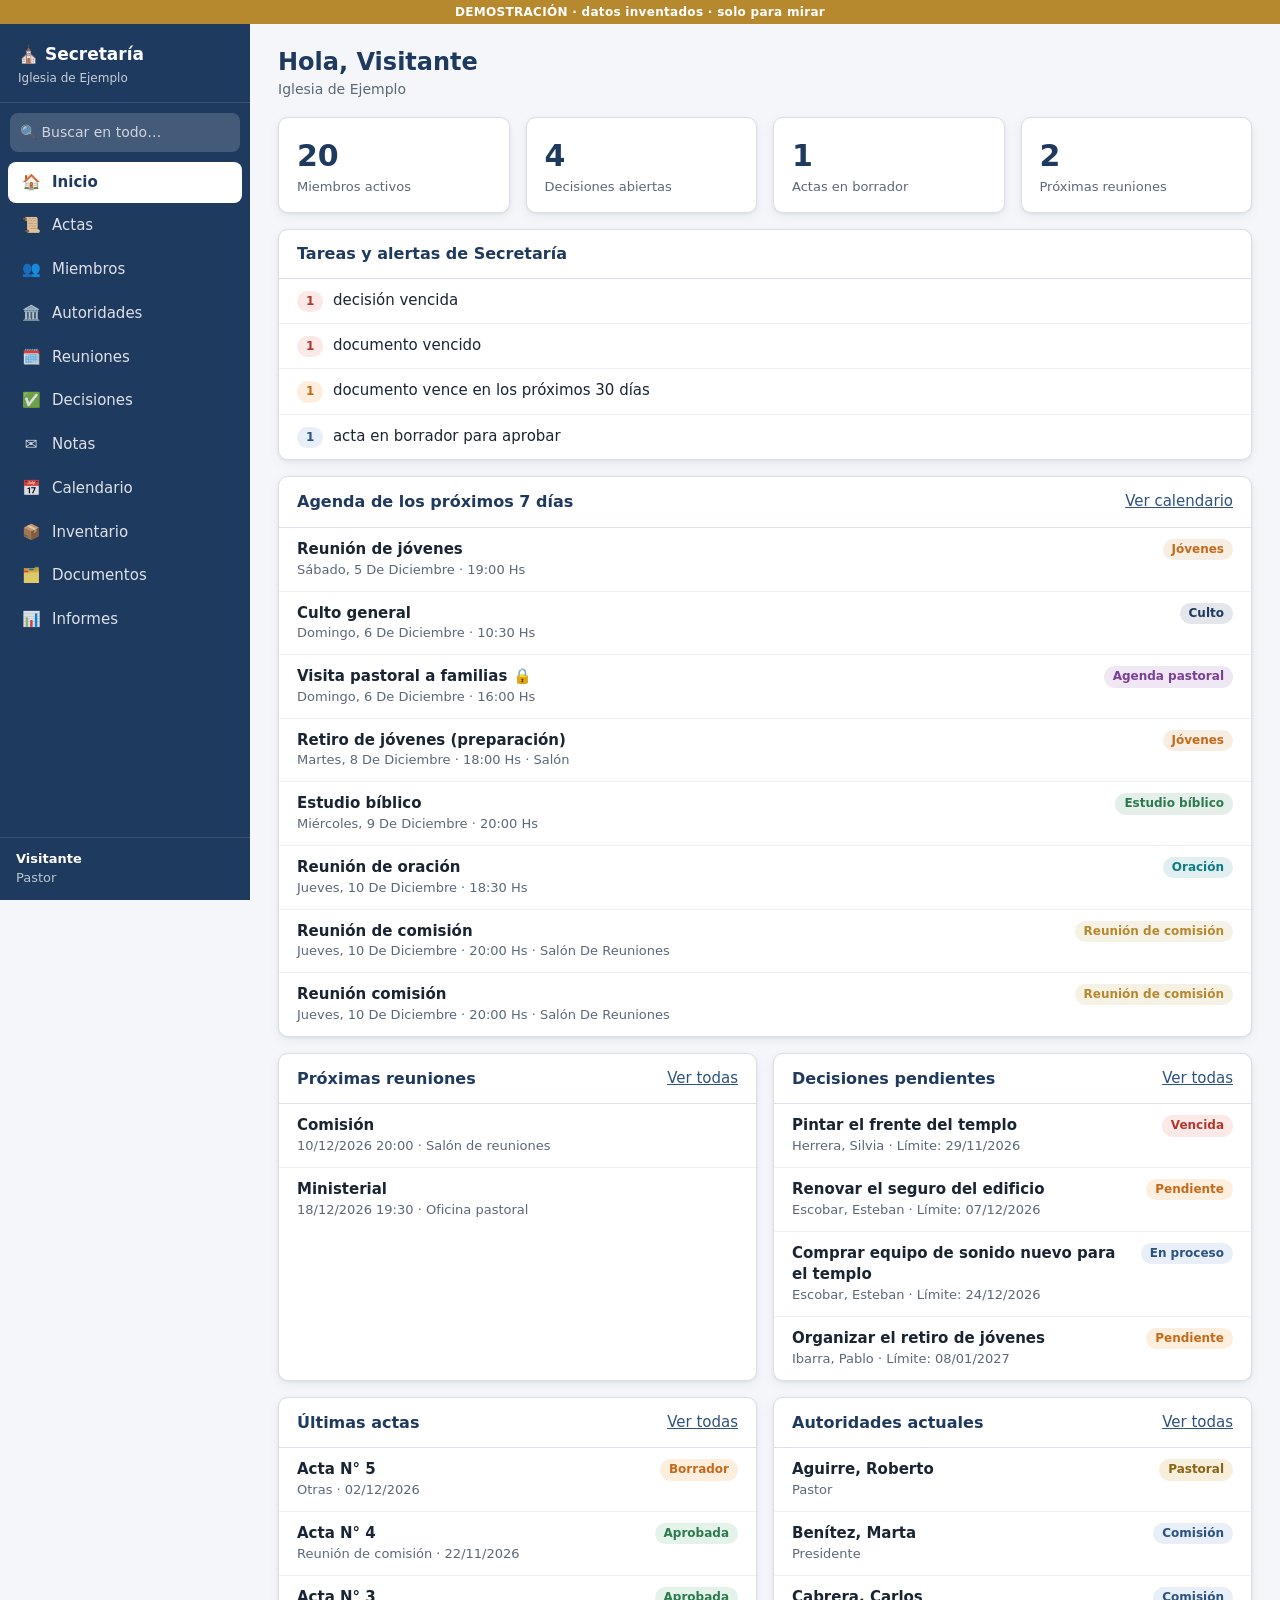
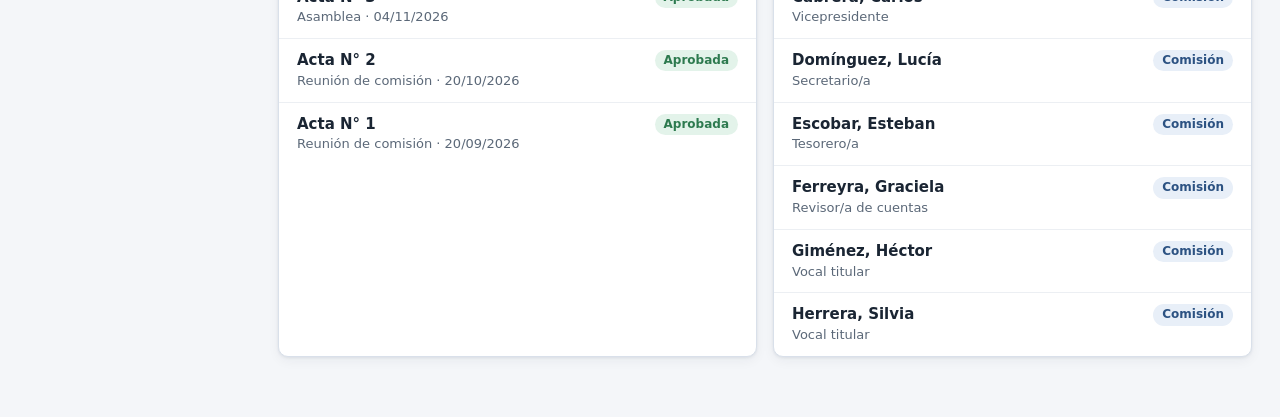
<file: demo.html>
<!DOCTYPE html>
<html lang="es">
<head>
  <meta charset="utf-8">
  <meta name="viewport" content="width=device-width, initial-scale=1">
  <meta name="theme-color" content="#1f3a5f">
  <meta name="robots" content="noindex, nofollow">
  <title>Secretaría — Demostración</title>
    <link rel="icon" type="image/png" href="assets/icon-192.png">
  <link rel="apple-touch-icon" href="assets/apple-touch-icon.png">
  <meta name="apple-mobile-web-app-capable" content="yes">
  <meta name="mobile-web-app-capable" content="yes">
  <meta name="apple-mobile-web-app-title" content="Secretaría">
  <link rel="stylesheet" href="css/styles.css">
</head>
<body>
  <div id="raiz"><div class="cargando">Cargando…</div></div>
  <script>window.__DEMO__ = true;</script>
  <script type="module" src="js/app.js"></script>
</body>
</html>
</file>
<file: css/styles.css>
/* Secretaría de Iglesia — estilos */
:root {
  --azul: #1f3a5f;
  --azul-2: #2c5282;
  --azul-claro: #e8eff8;
  --dorado: #b7892f;
  --dorado-claro: #f7efdc;
  --fondo: #f4f6f9;
  --panel: #ffffff;
  --borde: #d9e0ea;
  --texto: #1a2533;
  --texto-2: #5b6878;
  --verde: #2d7a4f;
  --verde-claro: #e3f3ea;
  --rojo: #b3382c;
  --rojo-claro: #fbe9e7;
  --naranja: #c46a1a;
  --naranja-claro: #fdeedd;
  --gris-claro: #eceff3;
  --radio: 10px;
  --sombra: 0 1px 3px rgba(20, 35, 60, .08), 0 4px 12px rgba(20, 35, 60, .05);
  --lateral: 250px;
}

* { box-sizing: border-box; }
html, body { margin: 0; height: 100%; }
body {
  font-family: system-ui, -apple-system, "Segoe UI", Roboto, Arial, sans-serif;
  background: var(--fondo);
  color: var(--texto);
  font-size: 15px;
  line-height: 1.45;
}
h1, h2, h3 { margin: 0; line-height: 1.2; }
a { color: var(--azul-2); }
button, input, select, textarea { font: inherit; color: inherit; }
[hidden] { display: none !important; }

/* ---------- Pantalla de ingreso ---------- */
.login-wrap {
  min-height: 100vh; display: flex; align-items: center; justify-content: center;
  padding: 20px;
  background: linear-gradient(160deg, var(--azul) 0%, var(--azul-2) 100%);
}
.login-card {
  background: var(--panel); border-radius: 16px; padding: 32px 28px; width: 100%; max-width: 400px;
  box-shadow: 0 10px 40px rgba(0, 0, 0, .25);
}
.login-card .logo { text-align: center; font-size: 40px; }
.login-card h1 { text-align: center; font-size: 22px; color: var(--azul); margin: 6px 0 4px; }
.login-card .sub { text-align: center; color: var(--texto-2); margin-bottom: 22px; font-size: 14px; }
.login-card .campo { margin-bottom: 14px; }
.login-card .btn { width: 100%; justify-content: center; }
.login-card .sep { text-align: center; color: var(--texto-2); font-size: 13px; margin: 14px 0; }
.login-card .cambiar { text-align: center; margin-top: 16px; font-size: 14px; }
.login-msg { padding: 10px 12px; border-radius: 8px; font-size: 14px; margin-bottom: 14px; }
.login-msg.error { background: var(--rojo-claro); color: var(--rojo); }
.login-msg.ok { background: var(--verde-claro); color: var(--verde); }

/* ---------- Estructura general ---------- */
.app { display: flex; min-height: 100vh; }
.lateral {
  width: var(--lateral); background: var(--azul); color: #fff; position: fixed; top: 0; bottom: 0; left: 0;
  display: flex; flex-direction: column; z-index: 40; transition: transform .2s;
}
.lateral .marca { padding: 18px 18px 14px; border-bottom: 1px solid rgba(255, 255, 255, .12); }
.lateral .marca b { display: block; font-size: 17px; }
.lateral .marca span { font-size: 12px; opacity: .75; }
.lateral nav { flex: 1; overflow-y: auto; padding: 10px 8px; }
.lateral nav a {
  display: flex; align-items: center; gap: 10px; padding: 10px 12px; border-radius: 8px;
  color: rgba(255, 255, 255, .85); text-decoration: none; margin-bottom: 2px; font-size: 15px;
}
.lateral nav a:hover { background: rgba(255, 255, 255, .1); }
.lateral nav a.activo { background: #fff; color: var(--azul); font-weight: 600; }
.lateral nav a .ico { width: 22px; text-align: center; }
.lateral nav a .pronto { margin-left: auto; font-size: 10px; background: rgba(255, 255, 255, .18); padding: 1px 6px; border-radius: 10px; }
.lateral nav a.activo .pronto { background: var(--gris-claro); color: var(--texto-2); }
.lateral .usuario { padding: 12px 16px; border-top: 1px solid rgba(255, 255, 255, .12); font-size: 13px; }
.lateral .usuario b { display: block; }
.lateral .usuario span { opacity: .7; }
.lateral .usuario button {
  margin-top: 8px; background: rgba(255, 255, 255, .12); border: 0; color: #fff; padding: 6px 12px;
  border-radius: 6px; cursor: pointer; font-size: 13px;
}
.principal { margin-left: var(--lateral); flex: 1; min-width: 0; }
.barra-movil {
  display: none; position: sticky; top: 0; z-index: 30; background: var(--azul); color: #fff;
  padding: 10px 14px; align-items: center; gap: 12px;
}
.barra-movil button { background: none; border: 0; color: #fff; font-size: 24px; cursor: pointer; padding: 0 4px; }
.barra-movil b { font-size: 16px; }
.velo { display: none; position: fixed; inset: 0; background: rgba(0, 0, 0, .45); z-index: 35; }
#contenido { padding: 24px 28px 60px; max-width: 1200px; }

/* ---------- Encabezado de página ---------- */
.pagina-enc { display: flex; align-items: center; justify-content: space-between; gap: 12px; flex-wrap: wrap; margin-bottom: 18px; }
.pagina-enc h1 { font-size: 24px; color: var(--azul); }
.pagina-enc .sub { color: var(--texto-2); font-size: 14px; margin-top: 2px; }
.acciones { display: flex; gap: 8px; flex-wrap: wrap; }

/* ---------- Botones ---------- */
.btn {
  display: inline-flex; align-items: center; gap: 6px; background: var(--azul); color: #fff; border: 1px solid var(--azul);
  padding: 9px 16px; border-radius: 8px; cursor: pointer; font-weight: 600; font-size: 14px; text-decoration: none;
}
.btn:hover { background: var(--azul-2); }
.btn:disabled { opacity: .55; cursor: not-allowed; }
.btn.sec { background: #fff; color: var(--azul); border-color: var(--borde); }
.btn.sec:hover { background: var(--azul-claro); }
.btn.verde { background: var(--verde); border-color: var(--verde); }
.btn.rojo { background: #fff; color: var(--rojo); border-color: #e5b9b4; }
.btn.rojo:hover { background: var(--rojo-claro); }
.btn.chico { padding: 5px 10px; font-size: 13px; }
.btn.link { background: none; border: 0; color: var(--azul-2); padding: 4px 6px; font-weight: 500; }

/* ---------- Tarjetas ---------- */
.tarjeta { background: var(--panel); border: 1px solid var(--borde); border-radius: var(--radio); box-shadow: var(--sombra); }
.tarjeta .enc { padding: 14px 18px; border-bottom: 1px solid var(--borde); display: flex; justify-content: space-between; align-items: center; gap: 10px; }
.tarjeta .enc h2 { font-size: 16px; color: var(--azul); }
.tarjeta .cuerpo { padding: 14px 18px; }
.tarjeta .cuerpo.sin-pad { padding: 0; }
.grilla { display: grid; gap: 16px; }
.grilla.c2 { grid-template-columns: repeat(2, minmax(0, 1fr)); }
.grilla.c3 { grid-template-columns: repeat(3, minmax(0, 1fr)); }
.grilla.c4 { grid-template-columns: repeat(4, minmax(0, 1fr)); }
.mt { margin-top: 16px; }

.cifra { padding: 16px 18px; }
.cifra .n { font-size: 30px; font-weight: 700; color: var(--azul); }
.cifra .l { color: var(--texto-2); font-size: 13px; }

.rapidos { display: grid; grid-template-columns: repeat(auto-fit, minmax(150px, 1fr)); gap: 10px; }
.rapidos a {
  display: flex; align-items: center; gap: 8px; padding: 12px 14px; border-radius: 10px; text-decoration: none;
  background: var(--azul-claro); color: var(--azul); font-weight: 600; font-size: 14px; border: 1px solid transparent;
}
.rapidos a:hover { border-color: var(--azul-2); }

.lista { list-style: none; margin: 0; padding: 0; }
.lista li { padding: 11px 18px; border-bottom: 1px solid var(--gris-claro); display: flex; gap: 10px; align-items: flex-start; justify-content: space-between; }
.lista li:last-child { border-bottom: 0; }
.lista li a.fila { text-decoration: none; color: inherit; flex: 1; min-width: 0; display: block; }
.lista .t { font-weight: 600; }
.lista .s { color: var(--texto-2); font-size: 13px; }
.vacio { padding: 22px 18px; text-align: center; color: var(--texto-2); font-size: 14px; }

/* ---------- Etiquetas ---------- */
.badge { display: inline-block; padding: 2px 9px; border-radius: 20px; font-size: 12px; font-weight: 600; background: var(--gris-claro); color: var(--texto-2); white-space: nowrap; }
.badge.verde { background: var(--verde-claro); color: var(--verde); }
.badge.azul { background: var(--azul-claro); color: var(--azul-2); }
.badge.naranja { background: var(--naranja-claro); color: var(--naranja); }
.badge.rojo { background: var(--rojo-claro); color: var(--rojo); }
.badge.dorado { background: var(--dorado-claro); color: #8a6414; }

/* ---------- Filtros y tablas ---------- */
.filtros { display: flex; gap: 10px; flex-wrap: wrap; margin-bottom: 14px; }
.filtros input, .filtros select { padding: 9px 12px; border: 1px solid var(--borde); border-radius: 8px; background: #fff; min-width: 0; }
.filtros input[type=search] { flex: 1; min-width: 200px; }
.tabla-wrap { overflow-x: auto; }
table.tabla { width: 100%; border-collapse: collapse; }
table.tabla th { text-align: left; font-size: 12px; text-transform: uppercase; letter-spacing: .04em; color: var(--texto-2); padding: 10px 14px; background: #f8fafc; border-bottom: 1px solid var(--borde); white-space: nowrap; }
table.tabla td { padding: 11px 14px; border-bottom: 1px solid var(--gris-claro); vertical-align: middle; }
table.tabla tr.click { cursor: pointer; }
table.tabla tr.click:hover td { background: #f6f9fd; }
table.tabla tr.archivado td { opacity: .55; }
table.tabla td.acc { text-align: right; white-space: nowrap; }

/* ---------- Formularios ---------- */
.campo label { display: block; font-weight: 600; font-size: 13px; margin-bottom: 4px; color: var(--texto); }
.campo .req { color: var(--rojo); }
.campo input, .campo select, .campo textarea {
  width: 100%; padding: 9px 12px; border: 1px solid var(--borde); border-radius: 8px; background: #fff;
}
.campo textarea { min-height: 90px; resize: vertical; }
.campo input:focus, .campo select:focus, .campo textarea:focus, .filtros input:focus, .filtros select:focus {
  outline: 2px solid var(--azul-2); outline-offset: -1px; border-color: transparent;
}
.campo .hint { color: var(--texto-2); font-size: 12px; margin-top: 3px; }
.form-grid { display: grid; grid-template-columns: repeat(2, minmax(0, 1fr)); gap: 14px; }
.form-grid .full { grid-column: 1 / -1; }
.checks { border: 1px solid var(--borde); border-radius: 8px; max-height: 180px; overflow-y: auto; padding: 6px 10px; background: #fff; }
.checks label { display: flex; gap: 8px; align-items: center; font-weight: 400; padding: 4px 0; margin: 0; font-size: 14px; }
.checks input { width: auto; }
.form-error { background: var(--rojo-claro); color: var(--rojo); padding: 10px 12px; border-radius: 8px; margin-bottom: 12px; font-size: 14px; }

/* ---------- Ventanas (modal) ---------- */
.modal-fondo {
  position: fixed; inset: 0; background: rgba(15, 25, 45, .55); z-index: 100; display: flex; align-items: flex-start;
  justify-content: center; padding: 30px 14px; overflow-y: auto;
}
.modal { background: #fff; border-radius: 14px; width: 100%; max-width: 640px; box-shadow: 0 20px 60px rgba(0, 0, 0, .3); }
.modal.ancho { max-width: 860px; }
.modal.chico { max-width: 420px; }
.modal-enc { padding: 16px 20px; border-bottom: 1px solid var(--borde); display: flex; justify-content: space-between; align-items: center; }
.modal-enc h2 { font-size: 18px; color: var(--azul); }
.modal-enc button { background: none; border: 0; font-size: 24px; cursor: pointer; color: var(--texto-2); line-height: 1; }
.modal-cuerpo { padding: 18px 20px; }
.modal-pie { padding: 14px 20px; border-top: 1px solid var(--borde); display: flex; justify-content: flex-end; gap: 8px; flex-wrap: wrap; }

.toast-zona { position: fixed; bottom: 18px; left: 50%; transform: translateX(-50%); z-index: 200; display: flex; flex-direction: column; gap: 8px; align-items: center; width: calc(100% - 28px); max-width: 420px; }
.toast { background: var(--azul); color: #fff; padding: 11px 16px; border-radius: 10px; box-shadow: var(--sombra); font-size: 14px; width: 100%; }
.toast.error { background: var(--rojo); }
.toast.ok { background: var(--verde); }

/* ---------- Pestañas ---------- */
.tabs { display: flex; gap: 4px; margin-bottom: 14px; border-bottom: 1px solid var(--borde); overflow-x: auto; }
.tabs button { background: none; border: 0; padding: 9px 16px; cursor: pointer; font-weight: 600; color: var(--texto-2); border-bottom: 3px solid transparent; white-space: nowrap; }
.tabs button.activo { color: var(--azul); border-bottom-color: var(--dorado); }

/* ---------- Documento del acta ---------- */
.acta-doc { background: #fff; border: 1px solid var(--borde); border-radius: var(--radio); padding: 36px 44px; box-shadow: var(--sombra); font-family: Georgia, "Times New Roman", serif; line-height: 1.6; }
.acta-doc .iglesia { text-align: center; font-size: 13px; letter-spacing: .12em; text-transform: uppercase; color: #555; }
.acta-doc h1 { text-align: center; font-size: 24px; margin: 6px 0 4px; color: #111; }
.acta-doc .meta { text-align: center; color: #444; margin-bottom: 20px; }
.acta-doc h3 { font-size: 15px; text-transform: uppercase; letter-spacing: .05em; margin: 20px 0 6px; border-bottom: 1px solid #ccc; padding-bottom: 3px; color: #222; }
.acta-doc .texto { white-space: pre-wrap; }
.acta-doc ul { margin: 4px 0; padding-left: 20px; }
.acta-doc .estado-sello { text-align: center; margin-bottom: 8px; }
.firmas { display: grid; grid-template-columns: repeat(auto-fit, minmax(190px, 1fr)); gap: 40px 24px; margin-top: 50px; }
.firma { text-align: center; font-size: 14px; }
.firma .linea { border-top: 1px solid #222; margin-bottom: 4px; }
.aprobacion { margin-top: 26px; font-size: 12px; color: #666; text-align: center; }

.aviso { padding: 12px 14px; border-radius: 8px; font-size: 14px; margin-bottom: 14px; }
.aviso.info { background: var(--azul-claro); color: var(--azul); }
.aviso.warn { background: var(--naranja-claro); color: #8a4a10; }
.aviso.ok { background: var(--verde-claro); color: var(--verde); }

.cargando { padding: 40px; text-align: center; color: var(--texto-2); }
.pronto-card { text-align: center; padding: 50px 24px; }
.pronto-card .ico { font-size: 44px; }
.pronto-card h2 { color: var(--azul); margin: 10px 0 6px; }
.pronto-card p { color: var(--texto-2); max-width: 480px; margin: 0 auto; }

/* ---------- Celular ---------- */
@media (max-width: 860px) {
  .lateral { transform: translateX(-100%); }
  .lateral.abierto { transform: none; }
  .velo.abierto { display: block; }
  .principal { margin-left: 0; }
  .barra-movil { display: flex; }
  #contenido { padding: 16px 14px 60px; }
  .grilla.c2, .grilla.c3, .grilla.c4 { grid-template-columns: 1fr; }
  .grilla.c4 { grid-template-columns: repeat(2, minmax(0, 1fr)); }
  .form-grid { grid-template-columns: 1fr; }
  .pagina-enc h1 { font-size: 21px; }
  .acta-doc { padding: 22px 18px; }
  .modal-fondo { padding: 0; }
  .modal { border-radius: 0; min-height: 100%; max-width: none; }
  .modal.chico { min-height: 0; margin: auto 14px; border-radius: 14px; }
  .modal-fondo:has(.modal.chico) { padding: 14px; align-items: center; }
}

/* ---------- Impresión (imprimir / guardar como PDF) ---------- */
@media print {
  body { background: #fff; font-size: 12pt; }
  .lateral, .barra-movil, .velo, .toast-zona, .no-imprimir, .pagina-enc .acciones, .tabs { display: none !important; }
  .principal { margin: 0; }
  #contenido { padding: 0; max-width: none; }
  .acta-doc { border: 0; box-shadow: none; padding: 0; }
  .firmas { page-break-inside: avoid; }
  h3 { page-break-after: avoid; }
}

/* ---------------- Calendario ---------------- */
.cal-barra { display: flex; align-items: center; gap: 8px; flex-wrap: wrap; margin-bottom: 12px; }
.cal-barra h2 { font-size: 18px; color: var(--azul); min-width: 150px; text-align: center; text-transform: capitalize; margin: 0; }
.cal-grid { display: grid; grid-template-columns: repeat(7, minmax(0, 1fr)); border-top: 1px solid var(--borde); border-left: 1px solid var(--borde); background: #fff; border-radius: 6px; overflow: hidden; }
.cal-cab { padding: 6px; text-align: center; font-size: 12px; font-weight: 700; color: var(--texto-2); background: var(--gris-claro); border-right: 1px solid var(--borde); border-bottom: 1px solid var(--borde); }
.cal-dia { min-height: 98px; padding: 4px; border-right: 1px solid var(--borde); border-bottom: 1px solid var(--borde); cursor: pointer; overflow: hidden; }
.cal-dia:hover { background: var(--azul-claro); }
.cal-dia.fuera { background: #f7f8fa; color: #9aa5b3; }
.cal-n { font-size: 12px; font-weight: 700; margin-bottom: 2px; width: 22px; height: 22px; display: inline-flex; align-items: center; justify-content: center; }
.cal-dia.hoy .cal-n { background: var(--azul); color: #fff; border-radius: 50%; }
.cal-chip { font-size: 11px; line-height: 1.3; padding: 1px 4px; margin-bottom: 2px; border-left: 3px solid var(--c); background: color-mix(in srgb, var(--c) 12%, #fff); border-radius: 3px; white-space: nowrap; overflow: hidden; text-overflow: ellipsis; color: var(--texto); }
.cal-chip.canc, .cal-item.canc .t { text-decoration: line-through; opacity: .6; }
.cal-mas { font-size: 11px; color: var(--texto-2); }
.cal-puntos { display: none; gap: 3px; flex-wrap: wrap; }
.cal-punto { width: 7px; height: 7px; border-radius: 50%; background: var(--c); }
.cal-item { border-left: 4px solid var(--c); }
.cal-item:hover { background: var(--azul-claro); }
.cal-hora { min-width: 46px; font-weight: 700; color: var(--azul); font-size: 14px; }
.cal-leyenda { display: flex; gap: 10px; flex-wrap: wrap; font-size: 12px; color: var(--texto-2); }
.cal-leyenda span { display: inline-flex; align-items: center; gap: 4px; }
.cal-leyenda i { width: 9px; height: 9px; border-radius: 50%; display: inline-block; }
@media (max-width: 700px) {
  .cal-dia { min-height: 52px; padding: 3px; }
  .cal-chips { display: none; }
  .cal-puntos { display: flex; }
  .cal-leyenda { display: none; }
}

/* ---------------- Notas y certificados ---------------- */
.modelos { display: grid; grid-template-columns: repeat(auto-fill, minmax(210px, 1fr)); gap: 10px; }
.modelo { text-align: left; background: #fff; border: 1px solid var(--borde); border-radius: 10px; padding: 12px; cursor: pointer; display: flex; flex-direction: column; gap: 4px; font: inherit; color: var(--texto); }
.modelo:hover { border-color: var(--azul-2); background: var(--azul-claro); }
.modelo .ico { font-size: 22px; }
.modelo span:last-child { color: var(--texto-2); font-size: 12.5px; }
.nota-doc { background: #fff; border: 1px solid var(--borde); border-radius: 6px; box-shadow: var(--sombra); max-width: 800px; margin: 0 auto; padding: 28px 38px 36px; font-family: Georgia, 'Times New Roman', serif; line-height: 1.5; }
.nota-doc.cert { border: 3px double var(--azul); }
.nota-enc { display: flex; align-items: center; justify-content: space-between; gap: 12px; border-bottom: 2px solid var(--azul); padding-bottom: 8px; margin-bottom: 20px; }
.nota-datos { text-align: right; font-size: 12px; color: #555; font-family: system-ui, sans-serif; line-height: 1.4; }
.nota-fecha { text-align: right; margin: 6px 0 14px; }
.nota-num { margin-bottom: 10px; }
.nota-dest, .nota-cuerpo { white-space: pre-wrap; }
.nota-asunto { margin: 12px 0 14px; }
.nota-borrador { font-style: italic; color: #777; font-size: 13px; margin: 0 0 10px; }
.nota-doc.cert h1 { text-align: center; font-size: 24px; text-transform: uppercase; color: var(--azul); margin: 18px 0 4px; }
.nota-doc.cert .nota-num { text-align: center; color: #666; font-style: italic; }
.nota-cuerpo.centrado { text-align: center; font-size: 17px; padding: 8px 20px; }
.nota-firmas { display: flex; justify-content: space-around; gap: 16px; margin-top: 54px; text-align: center; font-size: 14px; }
.nota-firmas .firma { flex: 1; max-width: 260px; }
.nota-firmas .linea { border-top: 1px solid #000; margin-bottom: 4px; }
@media (max-width: 700px) { .nota-doc { padding: 18px 16px 24px; } .nota-enc img { height: 40px !important; } .nota-firmas { flex-direction: column; align-items: center; } }

/* ---- Inventario ---- */
[hidden] { display: none !important; }
.inv-mini { width: 42px; height: 42px; object-fit: cover; border-radius: 6px; display: block; background: var(--gris-claro, #eef1f5); }
.inv-mini.vacia { display: flex; align-items: center; justify-content: center; font-size: 20px; }
.inv-ficha { display: flex; gap: 20px; align-items: flex-start; flex-wrap: wrap; }
.inv-foto { width: 220px; max-width: 100%; }
.inv-foto img { width: 100%; height: auto; border-radius: 10px; border: 1px solid var(--borde); display: block; }
.inv-foto .sinfoto { border: 1px dashed var(--borde); border-radius: 10px; text-align: center; padding: 34px 10px; color: var(--texto-2); font-size: 14px; }
.inv-datos { flex: 1; min-width: 240px; margin: 0; display: grid; gap: 8px; }
.inv-datos dt { font-size: 12px; color: var(--texto-2); text-transform: uppercase; letter-spacing: .03em; }
.inv-datos dd { margin: 0; font-size: 15px; white-space: pre-wrap; }
.foto-fila { display: flex; gap: 14px; align-items: flex-start; flex-wrap: wrap; }
.foto-prev { width: 120px; height: 120px; border: 1px dashed var(--borde); border-radius: 10px; display: flex; align-items: center; justify-content: center; overflow: hidden; color: var(--texto-2); font-size: 13px; text-align: center; }
.foto-prev img { width: 100%; height: 100%; object-fit: cover; }
.foto-ctl { flex: 1; min-width: 200px; display: grid; gap: 8px; }

/* Búsqueda global */
.buscador-lateral { padding: 10px 10px 0; }
.buscador-lateral input { width: 100%; box-sizing: border-box; border: 0; border-radius: 8px; padding: 9px 10px; font-size: 14px; background: rgba(255, 255, 255, .16); color: #fff; }
.buscador-lateral input::placeholder { color: rgba(255, 255, 255, .75); }
.buscador-lateral input:focus { outline: 2px solid #fff; background: rgba(255, 255, 255, .24); }
.busq-grande { width: 100%; box-sizing: border-box; font-size: 17px; padding: 12px 14px; }
.busq-grupo { margin-bottom: 14px; }
.busq-grupo .enc h2 { font-size: 16px; margin: 0; }
.busq-item, .busq-mas { display: block; padding: 10px 16px; border-top: 1px solid var(--borde, #e5e7eb); color: inherit; text-decoration: none; }
.busq-item:first-child { border-top: 0; }
.busq-item:hover, .busq-mas:hover { background: #f3f6fb; }
.busq-item .t { font-weight: 600; }
.busq-item .s { font-size: 13px; color: #667085; }
.busq-item .f { font-size: 13px; margin-top: 3px; color: #344054; overflow-wrap: anywhere; }
.busq-mas { font-size: 13px; color: var(--azul, #1d4e89); }
mark { background: #fde68a; color: inherit; border-radius: 2px; padding: 0 1px; }

.banner-demo{position:fixed;top:0;left:0;right:0;z-index:9999;height:24px;background:#b7892f;color:#fff;text-align:center;font:600 12px/24px system-ui,sans-serif;white-space:nowrap;overflow:hidden;letter-spacing:.3px}
body:has(.banner-demo) .lateral{top:24px}
body:has(.banner-demo) .principal{padding-top:24px}
body:has(.banner-demo) .barra-movil{top:24px}
</file>
